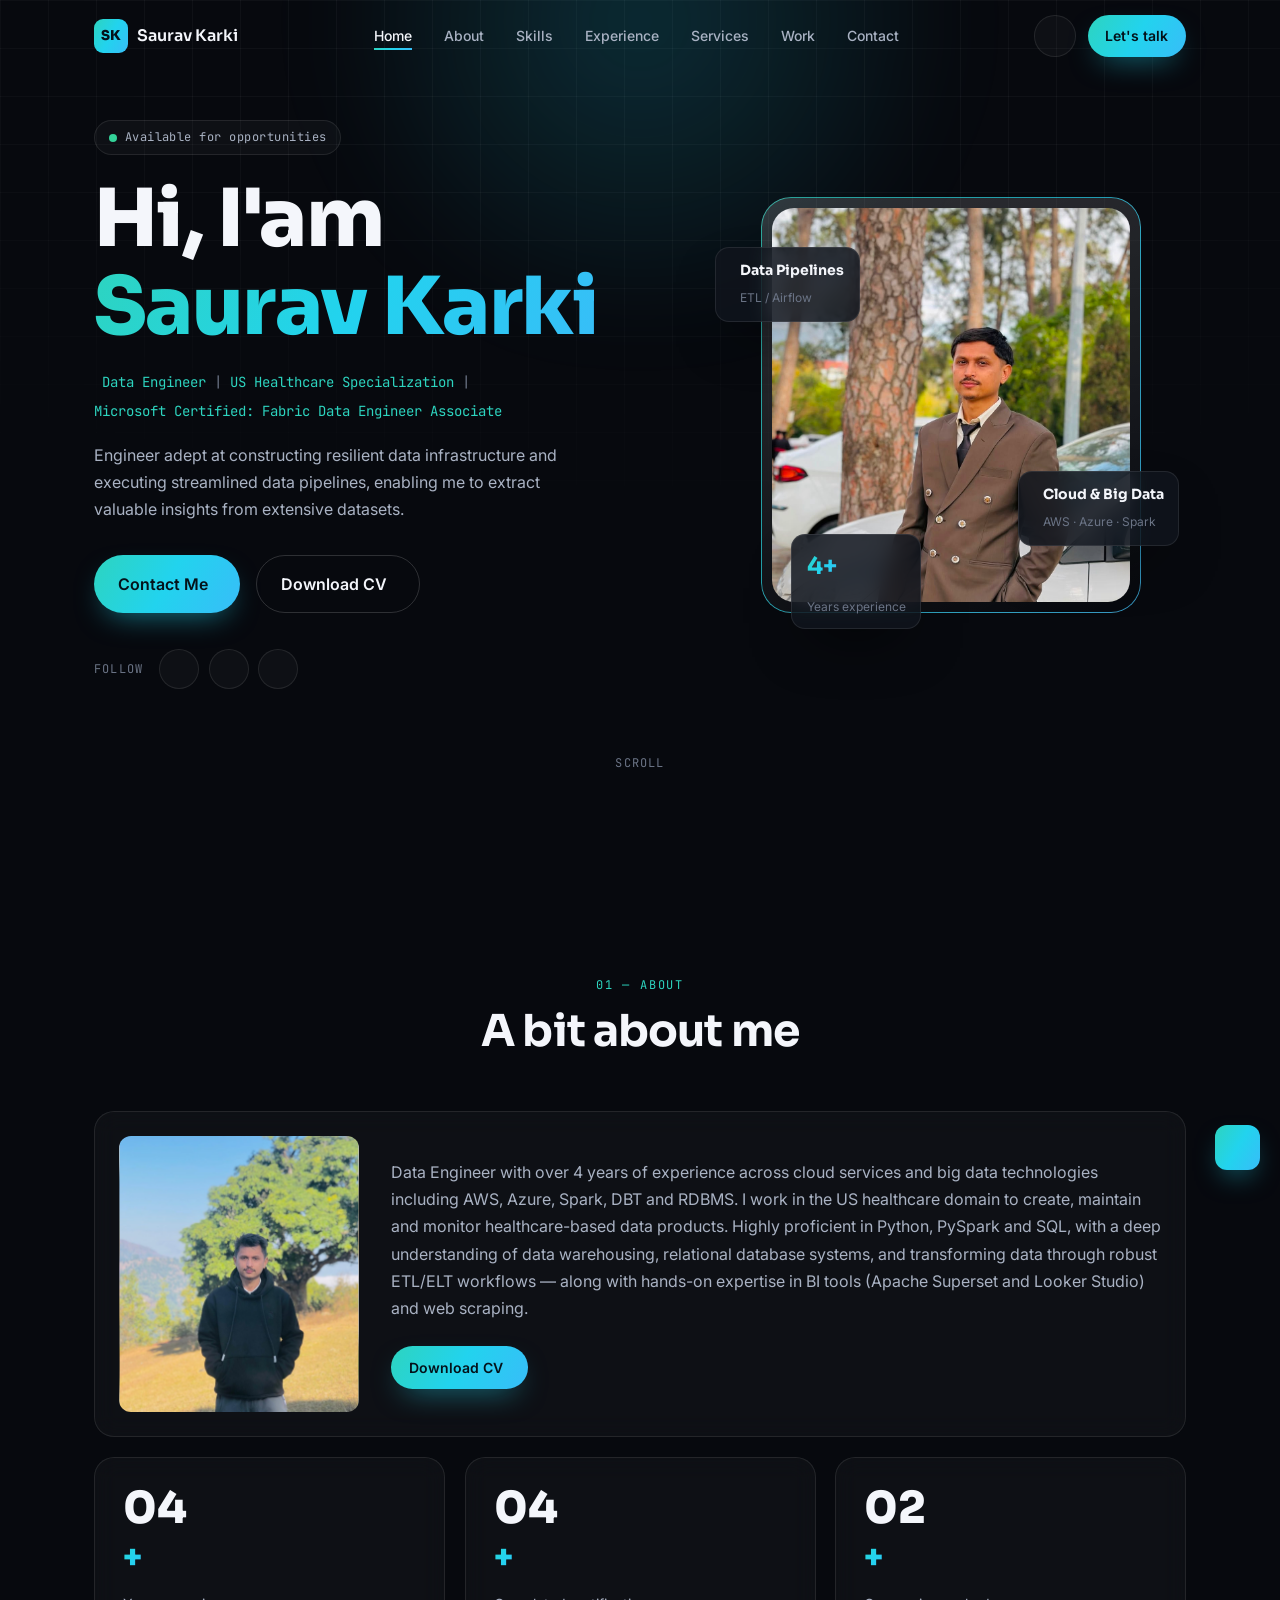
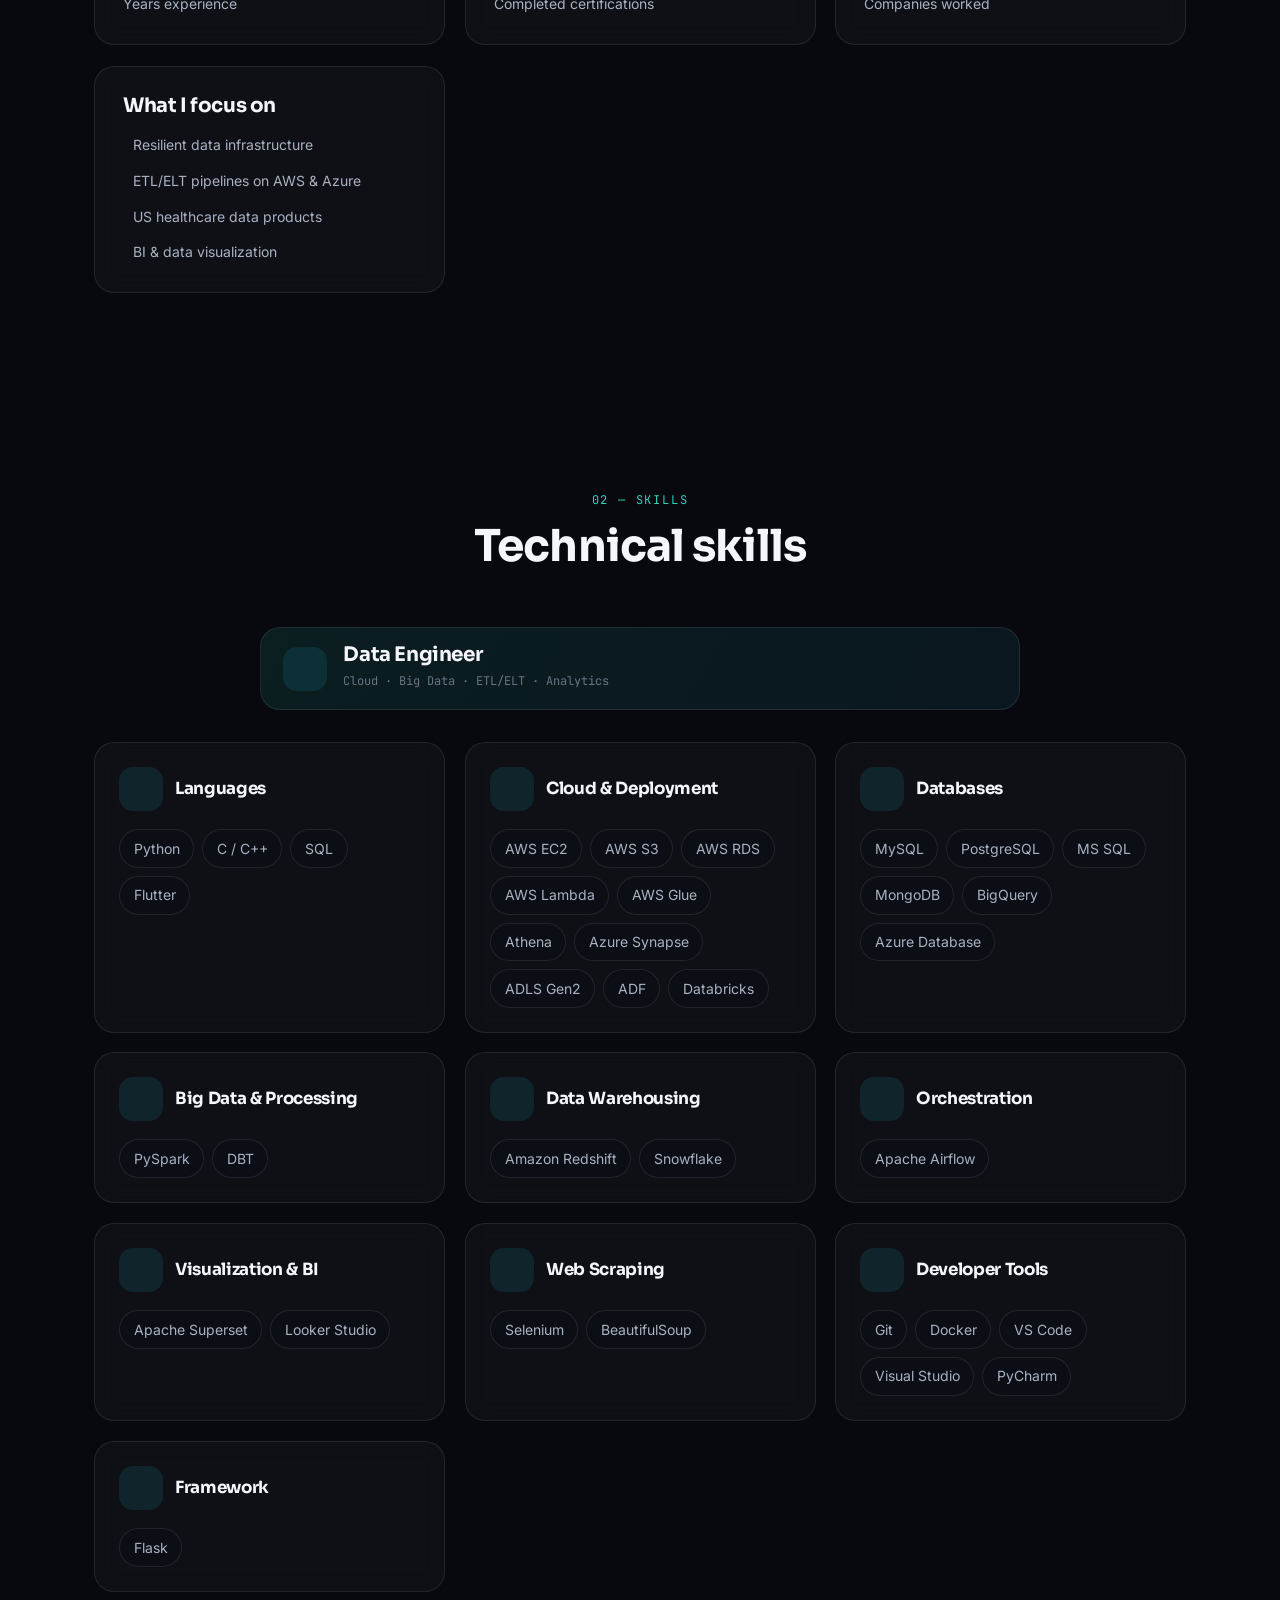
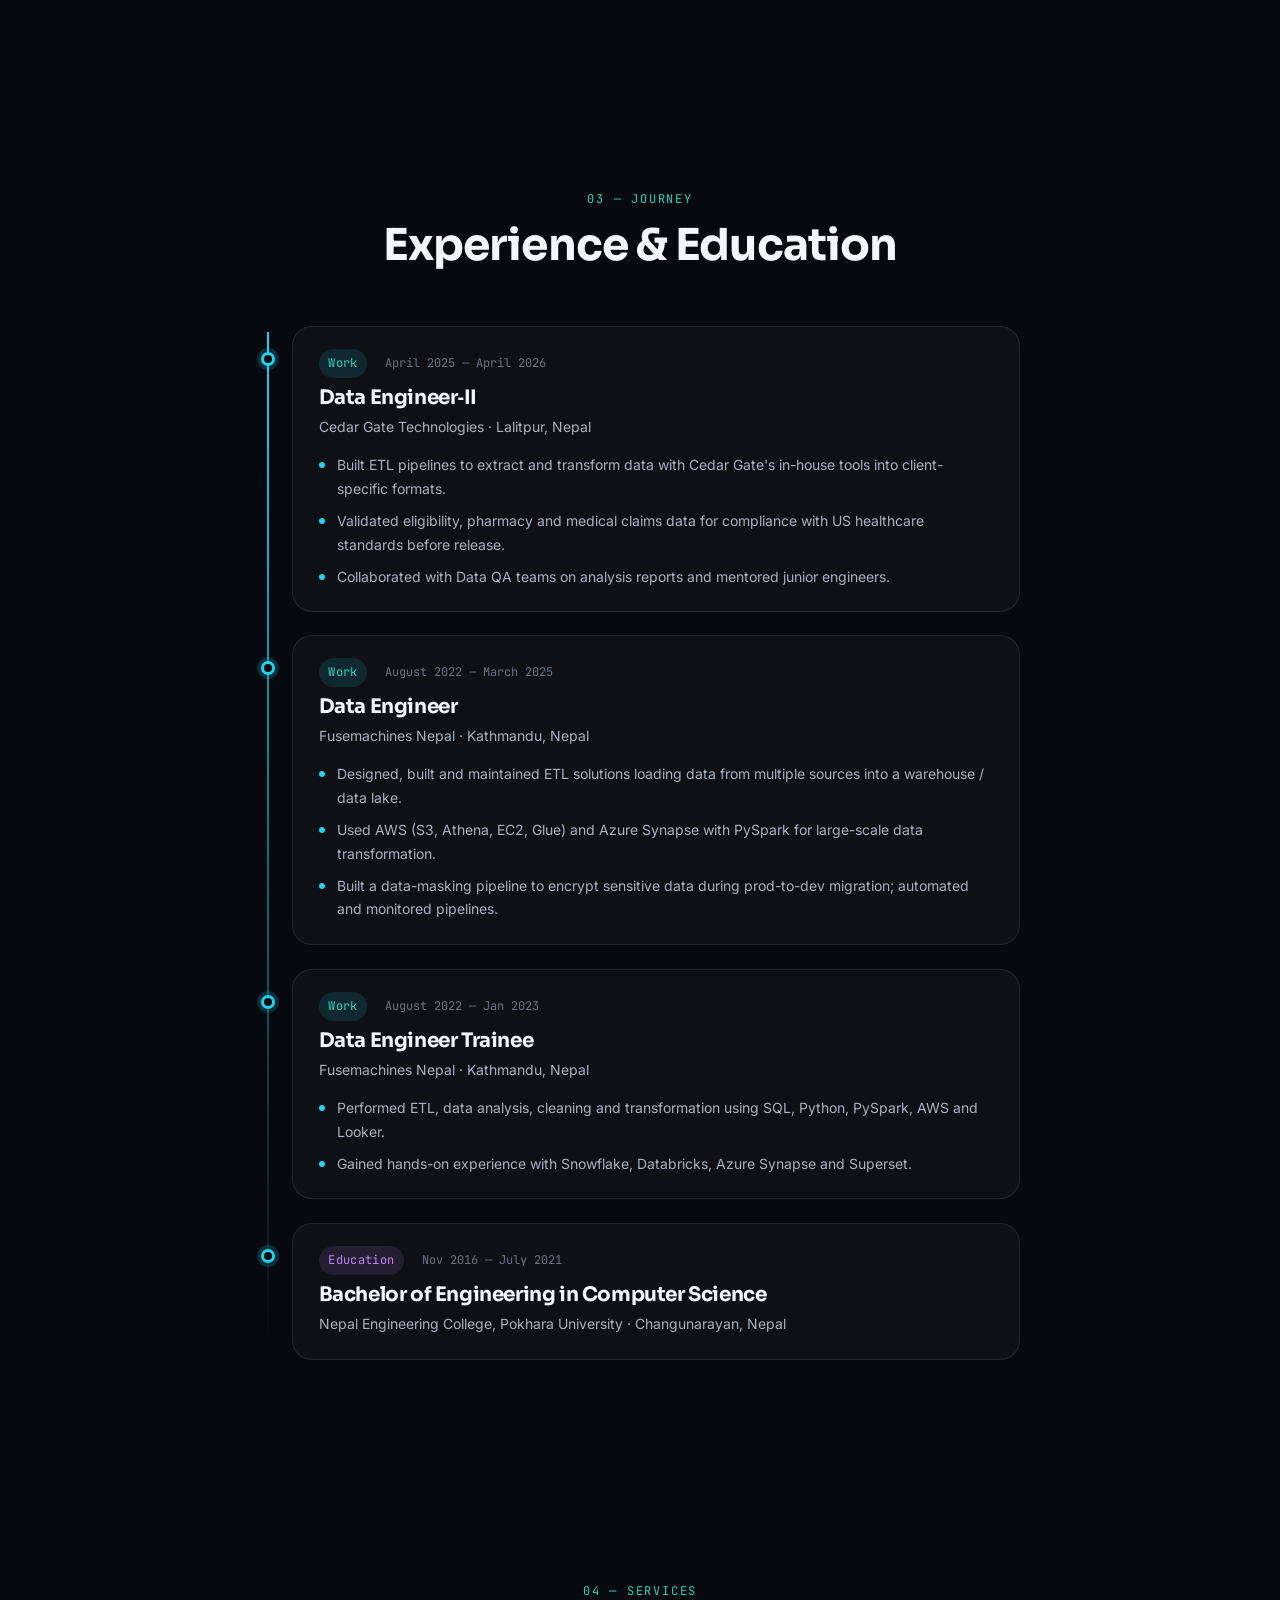
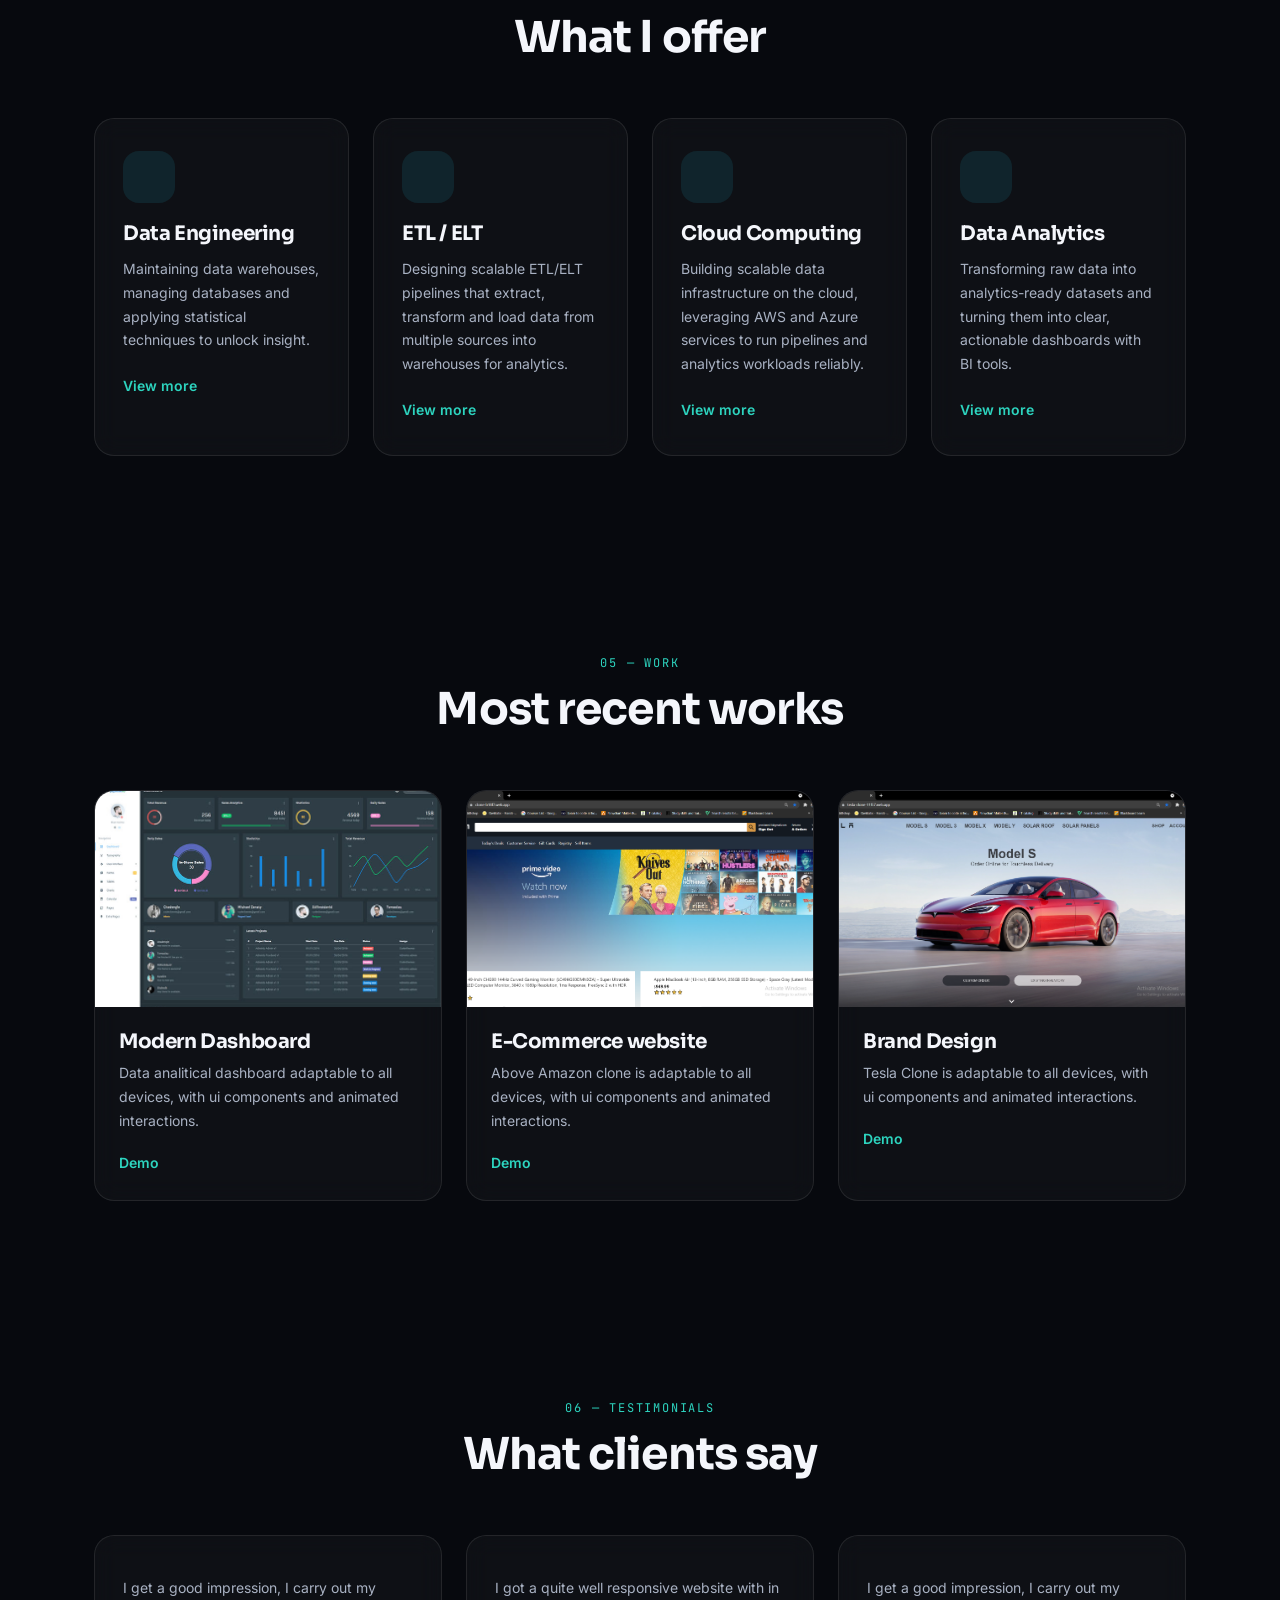
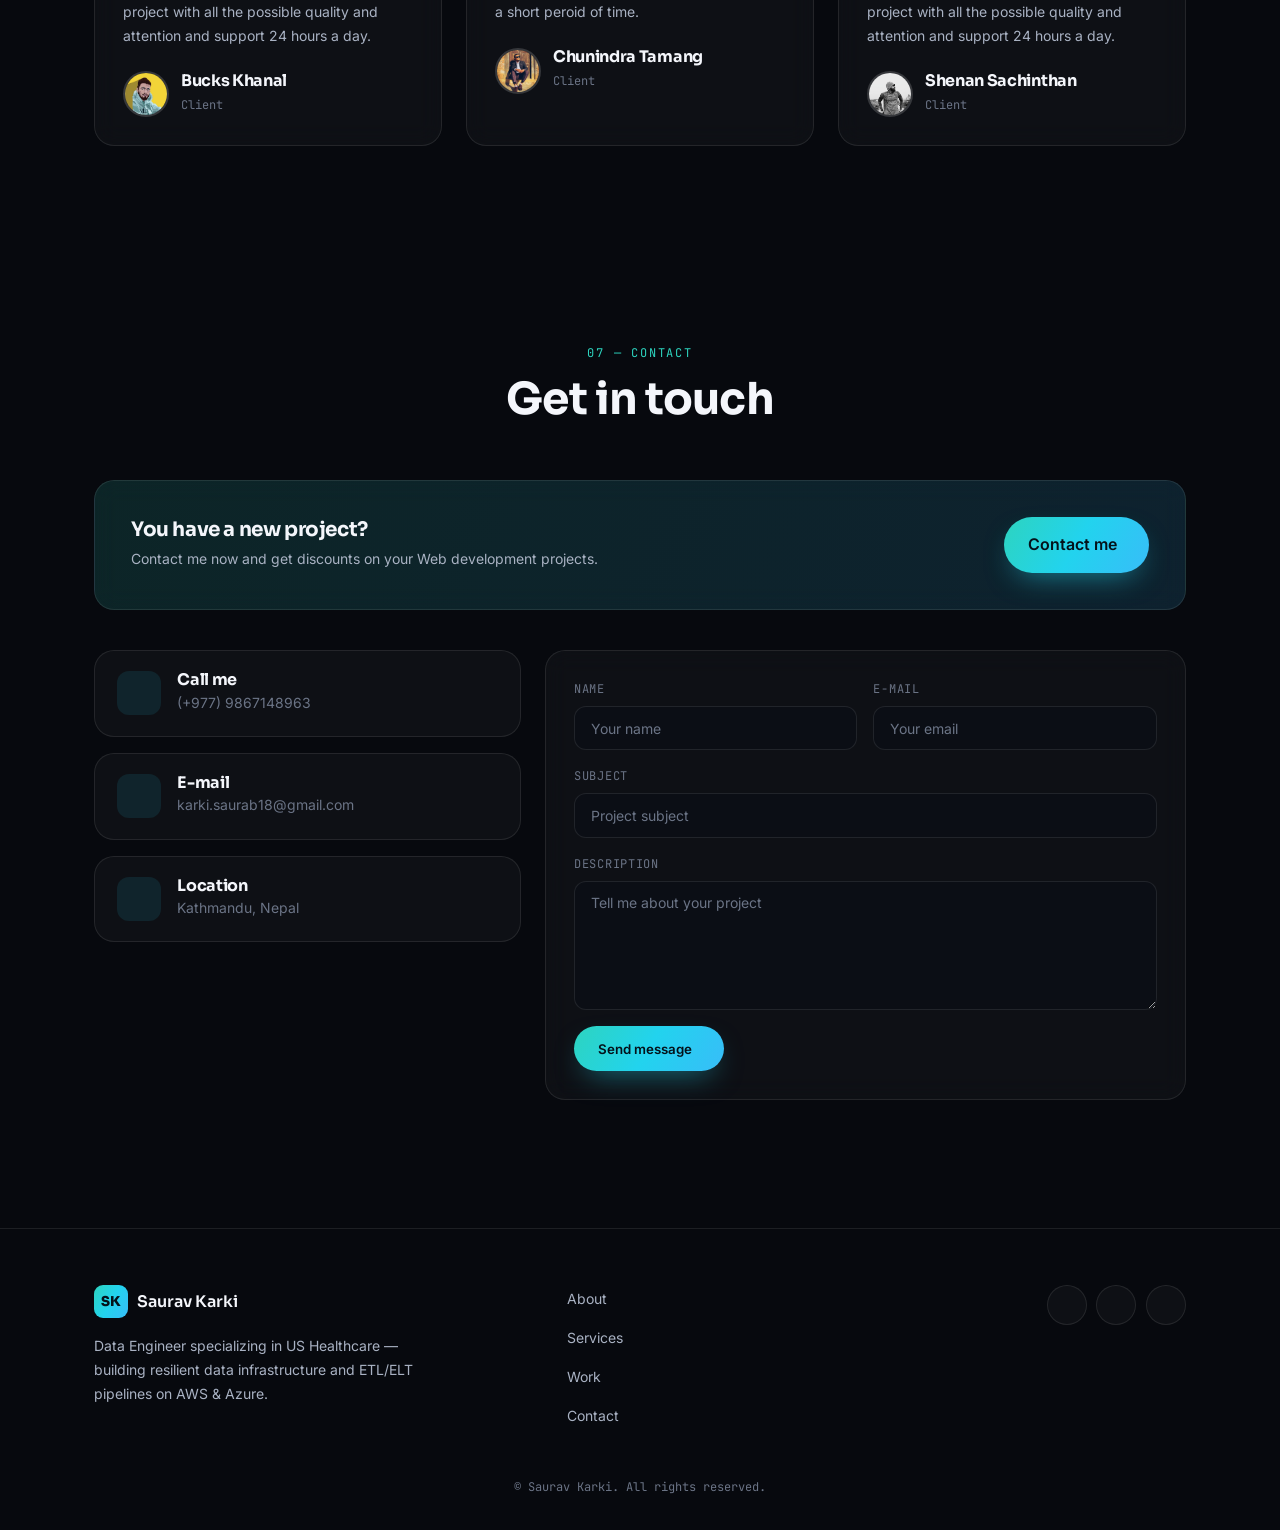
<file: index.html>
<!DOCTYPE html>
<html lang="en">

<head>
    <meta charset="UTF-8">
    <meta name="viewport" content="width=device-width, initial-scale=1.0">
    <meta name="description"
        content="Saurav Karki — Data Engineer with US Healthcare specialization. Building resilient data infrastructure and ETL/ELT pipelines on AWS & Azure. Microsoft Certified: Fabric Data Engineer Associate.">

    <!--==================== UNICONS ====================-->
    <link rel="stylesheet" href="https://unicons.iconscout.com/release/v4.0.0/css/line.css">

    <!--==================== CSS ====================-->
    <link rel="stylesheet" href="./packages/css/styles.css">

    <title>Saurav Karki — Data Engineer</title>

    <!-- Google tag (gtag.js) -->
    <script async src="https://www.googletagmanager.com/gtag/js?id=G-QNDTENTMPR"></script>
    <script>
        window.dataLayer = window.dataLayer || [];
        function gtag() { dataLayer.push(arguments); }
        gtag('js', new Date());
        gtag('config', 'G-QNDTENTMPR');
    </script>
</head>

<body class="dark-theme">
    <!-- Decorative background -->
    <div class="bg-grid" aria-hidden="true"></div>
    <div class="bg-glow" aria-hidden="true"></div>

    <!--==================== HEADER ====================-->
    <header class="header" id="header">
        <nav class="nav container">
            <a href="#home" class="nav__logo">
                <span class="nav__logo-mark">SK</span>
                <span class="nav__logo-text">Saurav Karki</span>
            </a>

            <ul class="nav__list">
                <li><a href="#home" class="nav__link active-link">Home</a></li>
                <li><a href="#about" class="nav__link">About</a></li>
                <li><a href="#skills" class="nav__link">Skills</a></li>
                <li><a href="#experience" class="nav__link">Experience</a></li>
                <li><a href="#services" class="nav__link">Services</a></li>
                <li><a href="#portfolio" class="nav__link">Work</a></li>
                <li><a href="#contact" class="nav__link">Contact</a></li>
            </ul>

            <div class="nav__actions">
                <button class="icon-btn change-theme" id="theme-button" aria-label="Toggle theme">
                    <i class="uil uil-moon"></i>
                </button>
                <a href="#contact" class="button button--sm nav__cta">Let's talk</a>
                <button class="icon-btn nav__toggle" id="nav-toggle" aria-label="Open menu">
                    <i class="uil uil-bars"></i>
                </button>
            </div>
        </nav>
    </header>

    <!--==================== MOBILE MENU ====================-->
    <div class="mobile-menu" id="mobile-menu">
        <button class="icon-btn mobile-menu__close" id="nav-close" aria-label="Close menu">
            <i class="uil uil-times"></i>
        </button>
        <ul class="mobile-menu__list">
            <li><a href="#home" class="mobile-menu__link">Home</a></li>
            <li><a href="#about" class="mobile-menu__link">About</a></li>
            <li><a href="#skills" class="mobile-menu__link">Skills</a></li>
            <li><a href="#experience" class="mobile-menu__link">Experience</a></li>
            <li><a href="#services" class="mobile-menu__link">Services</a></li>
            <li><a href="#portfolio" class="mobile-menu__link">Work</a></li>
            <li><a href="#contact" class="mobile-menu__link">Contact</a></li>
        </ul>
        <div class="mobile-menu__socials">
            <a href="https://www.linkedin.com/in/saurav-karki-3091601b2/" target="_blank" aria-label="LinkedIn"><i class="uil uil-linkedin-alt"></i></a>
            <a href="https://twitter.com/JungSouwrob" target="_blank" aria-label="Twitter"><i class="uil uil-twitter-alt"></i></a>
            <a href="https://www.github.com/saurab86/" target="_blank" aria-label="GitHub"><i class="uil uil-github-alt"></i></a>
        </div>
    </div>

    <main class="main">
        <!--==================== HERO ====================-->
        <section class="hero section" id="home">
            <div class="hero__container container">
                <div class="hero__data reveal">
                    <span class="badge">
                        <span class="badge__dot"></span> Available for opportunities
                    </span>
                    <h1 class="hero__title">
                        Hi, I'am <span class="grad-text">Saurav Karki</span>
                    </h1>
                    <p class="hero__role">
                        <i class="uil uil-arrow-right"></i> Data Engineer <span class="hero__role-sep">|</span> US Healthcare Specialization <span class="hero__role-sep">|</span> Microsoft Certified: Fabric Data Engineer Associate
                    </p>
                    <p class="hero__description">
                        Engineer adept at constructing resilient data infrastructure and executing streamlined data
                        pipelines, enabling me to extract valuable insights from extensive datasets.
                    </p>
                    <div class="hero__actions">
                        <a href="#contact" class="button">
                            Contact Me <i class="uil uil-message button__icon"></i>
                        </a>
                        <a download href="packages/pdf/Saurav_Karki_CV.pdf" class="button button--ghost">
                            Download CV <i class="uil uil-download-alt button__icon"></i>
                        </a>
                    </div>
                    <div class="hero__socials">
                        <span class="hero__socials-label">Follow</span>
                        <a href="https://www.linkedin.com/in/saurav-karki-3091601b2/" target="_blank" class="social-icon" aria-label="LinkedIn"><i class="uil uil-linkedin-alt"></i></a>
                        <a href="https://twitter.com/JungSouwrob" target="_blank" class="social-icon" aria-label="Twitter"><i class="uil uil-twitter-alt"></i></a>
                        <a href="https://www.github.com/saurab86/" target="_blank" class="social-icon" aria-label="GitHub"><i class="uil uil-github-alt"></i></a>
                    </div>
                </div>

                <div class="hero__visual reveal">
                    <div class="hero__portrait">
                        <img src="packages/images/Display_picture.jpg" alt="Saurav Karki">
                    </div>
                    <div class="hero__chip hero__chip--1">
                        <i class="uil uil-database"></i>
                        <div>
                            <strong>Data Pipelines</strong>
                            <span>ETL / Airflow</span>
                        </div>
                    </div>
                    <div class="hero__chip hero__chip--2">
                        <i class="uil uil-cloud"></i>
                        <div>
                            <strong>Cloud & Big Data</strong>
                            <span>AWS · Azure · Spark</span>
                        </div>
                    </div>
                    <div class="hero__chip hero__chip--3">
                        <strong>4+</strong>
                        <span>Years experience</span>
                    </div>
                </div>
            </div>

            <a href="#about" class="hero__scroll">
                <span>Scroll</span>
                <i class="uil uil-mouse-alt"></i>
            </a>
        </section>

        <!--==================== ABOUT ====================-->
        <section class="about section" id="about">
            <div class="container">
                <header class="section__head reveal">
                    <span class="eyebrow">01 — About</span>
                    <h2 class="section__title">A bit about me</h2>
                </header>

                <div class="about__bento">
                    <article class="card about__intro reveal">
                        <img src="packages/images/pp1.png" alt="Saurav Karki" class="about__photo">
                        <div>
                            <p class="about__description">
                                Data Engineer with over 4 years of experience across cloud services and big data
                                technologies including AWS, Azure, Spark, DBT and RDBMS. I work in the US healthcare domain to
                                create, maintain and monitor healthcare-based data products. Highly proficient in Python, PySpark and SQL, with a deep understanding of data warehousing, relational
                                database systems, and transforming data through robust ETL/ELT workflows — along with
                                hands-on expertise in BI tools (Apache Superset and Looker Studio) and web scraping.
                            </p>
                            <a download href="packages/pdf/Saurav_Karki_CV.pdf" class="button button--sm">
                                Download CV <i class="uil uil-download-alt button__icon"></i>
                            </a>
                        </div>
                    </article>

                    <article class="card stat-card reveal">
                        <span class="stat-card__num" data-count="4">0</span>
                        <span class="stat-card__plus">+</span>
                        <span class="stat-card__label">Years experience</span>
                    </article>

                    <article class="card stat-card reveal">
                        <span class="stat-card__num" data-count="4">0</span>
                        <span class="stat-card__plus">+</span>
                        <span class="stat-card__label">Completed certifications</span>
                    </article>

                    <article class="card stat-card reveal">
                        <span class="stat-card__num" data-count="2">0</span>
                        <span class="stat-card__plus">+</span>
                        <span class="stat-card__label">Companies worked</span>
                    </article>

                    <article class="card about__focus reveal">
                        <h3>What I focus on</h3>
                        <ul>
                            <li><i class="uil uil-check-circle"></i> Resilient data infrastructure</li>
                            <li><i class="uil uil-check-circle"></i> ETL/ELT pipelines on AWS &amp; Azure</li>
                            <li><i class="uil uil-check-circle"></i> US healthcare data products</li>
                            <li><i class="uil uil-check-circle"></i> BI &amp; data visualization</li>
                        </ul>
                    </article>
                </div>
            </div>
        </section>

        <!--==================== SKILLS ====================-->
        <section class="skills section" id="skills">
            <div class="container">
                <header class="section__head reveal">
                    <span class="eyebrow">02 — Skills</span>
                    <h2 class="section__title">Technical skills</h2>
                </header>

                <div class="skills__lead reveal">
                    <span class="skill-cat__icon"><i class="uil uil-analytics"></i></span>
                    <div>
                        <h3 class="skills__lead-title">Data Engineer</h3>
                        <span class="skills__lead-meta">Cloud · Big Data · ETL/ELT · Analytics</span>
                    </div>
                </div>

                <div class="skills__cats">
                    <article class="card skill-cat reveal">
                        <div class="skill-cat__head"><span class="skill-cat__icon"><i class="uil uil-brackets-curly"></i></span><h3 class="skill-cat__title">Languages</h3></div>
                        <ul class="chips"><li>Python</li><li>C / C++</li><li>SQL</li><li>Flutter</li></ul>
                    </article>

                    <article class="card skill-cat reveal">
                        <div class="skill-cat__head"><span class="skill-cat__icon"><i class="uil uil-cloud"></i></span><h3 class="skill-cat__title">Cloud &amp; Deployment</h3></div>
                        <ul class="chips"><li>AWS EC2</li><li>AWS S3</li><li>AWS RDS</li><li>AWS Lambda</li><li>AWS Glue</li><li>Athena</li><li>Azure Synapse</li><li>ADLS Gen2</li><li>ADF</li><li>Databricks</li></ul>
                    </article>

                    <article class="card skill-cat reveal">
                        <div class="skill-cat__head"><span class="skill-cat__icon"><i class="uil uil-database"></i></span><h3 class="skill-cat__title">Databases</h3></div>
                        <ul class="chips"><li>MySQL</li><li>PostgreSQL</li><li>MS SQL</li><li>MongoDB</li><li>BigQuery</li><li>Azure Database</li></ul>
                    </article>

                    <article class="card skill-cat reveal">
                        <div class="skill-cat__head"><span class="skill-cat__icon"><i class="uil uil-bolt-alt"></i></span><h3 class="skill-cat__title">Big Data &amp; Processing</h3></div>
                        <ul class="chips"><li>PySpark</li><li>DBT</li></ul>
                    </article>

                    <article class="card skill-cat reveal">
                        <div class="skill-cat__head"><span class="skill-cat__icon"><i class="uil uil-archive"></i></span><h3 class="skill-cat__title">Data Warehousing</h3></div>
                        <ul class="chips"><li>Amazon Redshift</li><li>Snowflake</li></ul>
                    </article>

                    <article class="card skill-cat reveal">
                        <div class="skill-cat__head"><span class="skill-cat__icon"><i class="uil uil-sitemap"></i></span><h3 class="skill-cat__title">Orchestration</h3></div>
                        <ul class="chips"><li>Apache Airflow</li></ul>
                    </article>

                    <article class="card skill-cat reveal">
                        <div class="skill-cat__head"><span class="skill-cat__icon"><i class="uil uil-chart-line"></i></span><h3 class="skill-cat__title">Visualization &amp; BI</h3></div>
                        <ul class="chips"><li>Apache Superset</li><li>Looker Studio</li></ul>
                    </article>

                    <article class="card skill-cat reveal">
                        <div class="skill-cat__head"><span class="skill-cat__icon"><i class="uil uil-search"></i></span><h3 class="skill-cat__title">Web Scraping</h3></div>
                        <ul class="chips"><li>Selenium</li><li>BeautifulSoup</li></ul>
                    </article>

                    <article class="card skill-cat reveal">
                        <div class="skill-cat__head"><span class="skill-cat__icon"><i class="uil uil-wrench"></i></span><h3 class="skill-cat__title">Developer Tools</h3></div>
                        <ul class="chips"><li>Git</li><li>Docker</li><li>VS Code</li><li>Visual Studio</li><li>PyCharm</li></ul>
                    </article>

                    <article class="card skill-cat reveal">
                        <div class="skill-cat__head"><span class="skill-cat__icon"><i class="uil uil-layer-group"></i></span><h3 class="skill-cat__title">Framework</h3></div>
                        <ul class="chips"><li>Flask</li></ul>
                    </article>
                </div>
            </div>
        </section>

        <!--==================== EXPERIENCE / QUALIFICATION ====================-->
        <section class="experience section" id="experience">
            <div class="container">
                <header class="section__head reveal">
                    <span class="eyebrow">03 — Journey</span>
                    <h2 class="section__title">Experience & Education</h2>
                </header>

                <div class="timeline">
                    <div class="timeline__item reveal">
                        <span class="timeline__dot"></span>
                        <div class="card timeline__card">
                            <div class="timeline__meta">
                                <span class="tag tag--work">Work</span>
                                <span class="timeline__date"><i class="uil uil-calendar-alt"></i> April 2025 — April 2026</span>
                            </div>
                            <h3 class="timeline__title">Data Engineer&#8209;II</h3>
                            <span class="timeline__place">Cedar Gate Technologies · Lalitpur, Nepal</span>
                            <ul class="timeline__points">
                                <li>Built ETL pipelines to extract and transform data with Cedar Gate's in-house tools into client-specific formats.</li>
                                <li>Validated eligibility, pharmacy and medical claims data for compliance with US healthcare standards before release.</li>
                                <li>Collaborated with Data QA teams on analysis reports and mentored junior engineers.</li>
                            </ul>
                        </div>
                    </div>

                    <div class="timeline__item reveal">
                        <span class="timeline__dot"></span>
                        <div class="card timeline__card">
                            <div class="timeline__meta">
                                <span class="tag tag--work">Work</span>
                                <span class="timeline__date"><i class="uil uil-calendar-alt"></i> August 2022 — March 2025</span>
                            </div>
                            <h3 class="timeline__title">Data Engineer</h3>
                            <span class="timeline__place">Fusemachines Nepal · Kathmandu, Nepal</span>
                            <ul class="timeline__points">
                                <li>Designed, built and maintained ETL solutions loading data from multiple sources into a warehouse / data lake.</li>
                                <li>Used AWS (S3, Athena, EC2, Glue) and Azure Synapse with PySpark for large-scale data transformation.</li>
                                <li>Built a data-masking pipeline to encrypt sensitive data during prod-to-dev migration; automated and monitored pipelines.</li>
                            </ul>
                        </div>
                    </div>

                    <div class="timeline__item reveal">
                        <span class="timeline__dot"></span>
                        <div class="card timeline__card">
                            <div class="timeline__meta">
                                <span class="tag tag--work">Work</span>
                                <span class="timeline__date"><i class="uil uil-calendar-alt"></i> August 2022 — Jan 2023</span>
                            </div>
                            <h3 class="timeline__title">Data Engineer Trainee</h3>
                            <span class="timeline__place">Fusemachines Nepal · Kathmandu, Nepal</span>
                            <ul class="timeline__points">
                                <li>Performed ETL, data analysis, cleaning and transformation using SQL, Python, PySpark, AWS and Looker.</li>
                                <li>Gained hands-on experience with Snowflake, Databricks, Azure Synapse and Superset.</li>
                            </ul>
                        </div>
                    </div>

                    <div class="timeline__item reveal">
                        <span class="timeline__dot"></span>
                        <div class="card timeline__card">
                            <div class="timeline__meta">
                                <span class="tag tag--edu">Education</span>
                                <span class="timeline__date"><i class="uil uil-calendar-alt"></i> Nov 2016 — July 2021</span>
                            </div>
                            <h3 class="timeline__title">Bachelor of Engineering in Computer Science</h3>
                            <span class="timeline__place">Nepal Engineering College, Pokhara University · Changunarayan, Nepal</span>
                        </div>
                    </div>
                </div>
            </div>
        </section>

        <!--==================== SERVICES ====================-->
        <section class="services section" id="services">
            <div class="container">
                <header class="section__head reveal">
                    <span class="eyebrow">04 — Services</span>
                    <h2 class="section__title">What I offer</h2>
                </header>

                <div class="services__grid">
                    <!-- Service 1 -->
                    <article class="card service-card reveal">
                        <span class="service-card__icon"><i class="uil uil-analytics"></i></span>
                        <h3 class="service-card__title">Data Engineering</h3>
                        <p class="service-card__text">Maintaining data warehouses, managing databases and applying statistical techniques to unlock insight.</p>
                        <button class="link-btn services__button">
                            View more <i class="uil uil-arrow-right"></i>
                        </button>
                        <div class="services__modal">
                            <div class="services__modal-content card">
                                <button class="services__modal-close" aria-label="Close"><i class="uil uil-times"></i></button>
                                <h4 class="services__modal-title">Data Engineering</h4>
                                <ul class="services__modal-list">
                                    <li><i class="uil uil-check-circle"></i><p>Assiting both personal and commercial clients with financial questions and needs.</p></li>
                                    <li><i class="uil uil-check-circle"></i><p>Maintaing and extracting data from Data warehouse.</p></li>
                                    <li><i class="uil uil-check-circle"></i><p>Managing the Database systems</p></li>
                                    <li><i class="uil uil-check-circle"></i><p>Systematically applying statistical and logical techniques.</p></li>
                                </ul>
                            </div>
                        </div>
                    </article>

                    <!-- Service 2 -->
                    <article class="card service-card reveal">
                        <span class="service-card__icon"><i class="uil uil-exchange"></i></span>
                        <h3 class="service-card__title">ETL / ELT</h3>
                        <p class="service-card__text">Designing scalable ETL/ELT pipelines that extract, transform and load data from multiple sources into warehouses for analytics.</p>
                        <button class="link-btn services__button">
                            View more <i class="uil uil-arrow-right"></i>
                        </button>
                        <div class="services__modal">
                            <div class="services__modal-content card">
                                <button class="services__modal-close" aria-label="Close"><i class="uil uil-times"></i></button>
                                <h4 class="services__modal-title">ETL / ELT Pipelines</h4>
                                <ul class="services__modal-list">
                                    <li><i class="uil uil-check-circle"></i><p>Extracting data from diverse sources — APIs, databases and files — into a central store.</p></li>
                                    <li><i class="uil uil-check-circle"></i><p>Transforming and cleaning data with PySpark and SQL into analytics-ready datasets.</p></li>
                                    <li><i class="uil uil-check-circle"></i><p>Loading data into warehouses and lakes following medallion architecture.</p></li>
                                    <li><i class="uil uil-check-circle"></i><p>Orchestrating and automating pipelines with Airflow for reliable, scheduled runs.</p></li>
                                </ul>
                            </div>
                        </div>
                    </article>

                    <!-- Service: Cloud Computing -->
                    <article class="card service-card reveal">
                        <span class="service-card__icon"><i class="uil uil-cloud"></i></span>
                        <h3 class="service-card__title">Cloud Computing</h3>
                        <p class="service-card__text">Building scalable data infrastructure on the cloud, leveraging AWS and Azure services to run pipelines and analytics workloads reliably.</p>
                        <button class="link-btn services__button">
                            View more <i class="uil uil-arrow-right"></i>
                        </button>
                        <div class="services__modal">
                            <div class="services__modal-content card">
                                <button class="services__modal-close" aria-label="Close"><i class="uil uil-times"></i></button>
                                <h4 class="services__modal-title">Cloud Computing</h4>
                                <ul class="services__modal-list">
                                    <li><i class="uil uil-check-circle"></i><p>Deploying pipelines and workloads on AWS (EC2, S3, Glue, Athena, Lambda) and Azure (Synapse, ADF, ADLS Gen2).</p></li>
                                    <li><i class="uil uil-check-circle"></i><p>Building scalable, cost-efficient storage and compute for large datasets.</p></li>
                                    <li><i class="uil uil-check-circle"></i><p>Integrating cloud tools (Airflow, Airbyte, Superset) into a unified data platform.</p></li>
                                    <li><i class="uil uil-check-circle"></i><p>Migrating and troubleshooting environments from development to production.</p></li>
                                </ul>
                            </div>
                        </div>
                    </article>

                    <!-- Service 3 -->
                    <article class="card service-card reveal">
                        <span class="service-card__icon"><i class="uil uil-chart-line"></i></span>
                        <h3 class="service-card__title">Data Analytics</h3>
                        <p class="service-card__text">Transforming raw data into analytics-ready datasets and turning them into clear, actionable dashboards with BI tools.</p>
                        <button class="link-btn services__button">
                            View more <i class="uil uil-arrow-right"></i>
                        </button>
                        <div class="services__modal">
                            <div class="services__modal-content card">
                                <button class="services__modal-close" aria-label="Close"><i class="uil uil-times"></i></button>
                                <h4 class="services__modal-title">Data Analytics</h4>
                                <ul class="services__modal-list">
                                    <li><i class="uil uil-check-circle"></i><p>Cleaning, transforming and modeling raw data into analytics-ready datasets.</p></li>
                                    <li><i class="uil uil-check-circle"></i><p>Building business metrics with SQL to drive actionable insight.</p></li>
                                    <li><i class="uil uil-check-circle"></i><p>Designing interactive dashboards and reports using BI tools (Apache Superset &amp; Looker Studio).</p></li>
                                    <li><i class="uil uil-check-circle"></i><p>Visualizing trends and KPIs to support data-driven decisions.</p></li>
                                </ul>
                            </div>
                        </div>
                    </article>
                </div>
            </div>
        </section>

        <!--==================== WORK / PORTFOLIO ====================-->
        <section class="portfolio section" id="portfolio">
            <div class="container">
                <header class="section__head reveal">
                    <span class="eyebrow">05 — Work</span>
                    <h2 class="section__title">Most recent works</h2>
                </header>

                <div class="portfolio__grid">
                    <article class="card project-card reveal">
                        <div class="project-card__media">
                            <img src="./packages/images/portfolio1.jpg" alt="Modern Dashboard">
                        </div>
                        <div class="project-card__body">
                            <h3 class="project-card__title">Modern Dashboard</h3>
                            <p class="project-card__text">Data analitical dashboard adaptable to all devices, with ui components and animated interactions.</p>
                            <a href="#" class="link-btn">Demo <i class="uil uil-arrow-right"></i></a>
                        </div>
                    </article>

                    <article class="card project-card reveal">
                        <div class="project-card__media">
                            <img src="./packages/images/portfolio3.PNG" alt="E-Commerce website">
                        </div>
                        <div class="project-card__body">
                            <h3 class="project-card__title">E-Commerce website</h3>
                            <p class="project-card__text">Above Amazon clone is adaptable to all devices, with ui components and animated interactions.</p>
                            <a href="#" class="link-btn">Demo <i class="uil uil-arrow-right"></i></a>
                        </div>
                    </article>

                    <article class="card project-card reveal">
                        <div class="project-card__media">
                            <img src="./packages/images/portfolio2.png" alt="Brand Design">
                        </div>
                        <div class="project-card__body">
                            <h3 class="project-card__title">Brand Design</h3>
                            <p class="project-card__text">Tesla Clone is adaptable to all devices, with ui components and animated interactions.</p>
                            <a href="#" class="link-btn">Demo <i class="uil uil-arrow-right"></i></a>
                        </div>
                    </article>
                </div>
            </div>
        </section>

        <!--==================== TESTIMONIALS ====================-->
        <section class="testimonial section">
            <div class="container">
                <header class="section__head reveal">
                    <span class="eyebrow">06 — Testimonials</span>
                    <h2 class="section__title">What clients say</h2>
                </header>

                <div class="testimonial__grid">
                    <article class="card quote-card reveal">
                        <i class="uil uil-comment-alt-lines quote-card__mark"></i>
                        <p class="quote-card__text">I get a good impression, I carry out my project with all the possible quality and attention and support 24 hours a day.</p>
                        <div class="quote-card__foot">
                            <img src="./packages/images/bucks.jpeg" alt="Bucks Khanal" class="quote-card__img">
                            <div>
                                <h3 class="quote-card__name">Bucks Khanal</h3>
                                <span class="quote-card__role">Client</span>
                            </div>
                            <div class="quote-card__stars">
                                <i class="uil uil-star"></i><i class="uil uil-star"></i><i class="uil uil-star"></i><i class="uil uil-star"></i><i class="uil uil-star"></i>
                            </div>
                        </div>
                    </article>

                    <article class="card quote-card reveal">
                        <i class="uil uil-comment-alt-lines quote-card__mark"></i>
                        <p class="quote-card__text">I got a quite well responsive website with in a short peroid of time.</p>
                        <div class="quote-card__foot">
                            <img src="./packages/images/chunindra.jpg" alt="Chunindra Tamang" class="quote-card__img">
                            <div>
                                <h3 class="quote-card__name">Chunindra Tamang</h3>
                                <span class="quote-card__role">Client</span>
                            </div>
                            <div class="quote-card__stars">
                                <i class="uil uil-star"></i><i class="uil uil-star"></i><i class="uil uil-star"></i><i class="uil uil-star"></i><i class="uil uil-star"></i>
                            </div>
                        </div>
                    </article>

                    <article class="card quote-card reveal">
                        <i class="uil uil-comment-alt-lines quote-card__mark"></i>
                        <p class="quote-card__text">I get a good impression, I carry out my project with all the possible quality and attention and support 24 hours a day.</p>
                        <div class="quote-card__foot">
                            <img src="./packages/images/shenan.PNG" alt="Shenan Sachinthan" class="quote-card__img">
                            <div>
                                <h3 class="quote-card__name">Shenan Sachinthan</h3>
                                <span class="quote-card__role">Client</span>
                            </div>
                            <div class="quote-card__stars">
                                <i class="uil uil-star"></i><i class="uil uil-star"></i><i class="uil uil-star"></i><i class="uil uil-star"></i><i class="uil uil-star"></i>
                            </div>
                        </div>
                    </article>
                </div>
            </div>
        </section>

        <!--==================== CONTACT ====================-->
        <section class="contact section" id="contact">
            <div class="container">
                <header class="section__head reveal">
                    <span class="eyebrow">07 — Contact</span>
                    <h2 class="section__title">Get in touch</h2>
                </header>

                <div class="contact__cta card reveal">
                    <div>
                        <h3 class="contact__cta-title">You have a new project?</h3>
                        <p class="contact__cta-text">Contact me now and get discounts on your Web development projects.</p>
                    </div>
                    <a href="#contact" class="button">Contact me <i class="uil uil-message button__icon"></i></a>
                </div>

                <div class="contact__grid">
                    <div class="contact__info reveal">
                        <a href="tel:+9779867148963" class="card contact__item">
                            <span class="contact__item-icon"><i class="uil uil-phone-alt"></i></span>
                            <div>
                                <h3 class="contact__item-title">Call me</h3>
                                <span class="contact__item-sub">(+977) 9867148963</span>
                            </div>
                        </a>
                        <a href="mailto:karki.saurab18@gmail.com" class="card contact__item">
                            <span class="contact__item-icon"><i class="uil uil-envelope"></i></span>
                            <div>
                                <h3 class="contact__item-title">E-mail</h3>
                                <span class="contact__item-sub">karki.saurab18@gmail.com</span>
                            </div>
                        </a>
                        <div class="card contact__item">
                            <span class="contact__item-icon"><i class="uil uil-map-marker"></i></span>
                            <div>
                                <h3 class="contact__item-title">Location</h3>
                                <span class="contact__item-sub">Kathmandu, Nepal</span>
                            </div>
                        </div>
                    </div>

                    <form action="" class="card contact__form reveal">
                        <div class="contact__row">
                            <div class="field">
                                <label class="field__label">Name</label>
                                <input type="text" class="field__input" placeholder="Your name">
                            </div>
                            <div class="field">
                                <label class="field__label">E-mail</label>
                                <input type="email" class="field__input" placeholder="Your email">
                            </div>
                        </div>
                        <div class="field">
                            <label class="field__label">Subject</label>
                            <input type="text" class="field__input" placeholder="Project subject">
                        </div>
                        <div class="field">
                            <label class="field__label">Description</label>
                            <textarea cols="0" rows="6" class="field__input" placeholder="Tell me about your project"></textarea>
                        </div>
                        <button type="submit" class="button">
                            Send message <i class="uil uil-message button__icon"></i>
                        </button>
                    </form>
                </div>
            </div>
        </section>
    </main>

    <!--==================== FOOTER ====================-->
    <footer class="footer">
        <div class="container footer__container">
            <div class="footer__brand">
                <a href="#home" class="nav__logo">
                    <span class="nav__logo-mark">SK</span>
                    <span class="nav__logo-text">Saurav Karki</span>
                </a>
                <p class="footer__tagline">Data Engineer specializing in US Healthcare — building resilient data infrastructure and ETL/ELT pipelines on AWS &amp; Azure.</p>
            </div>

            <ul class="footer__links">
                <li><a href="#about" class="footer__link">About</a></li>
                <li><a href="#services" class="footer__link">Services</a></li>
                <li><a href="#portfolio" class="footer__link">Work</a></li>
                <li><a href="#contact" class="footer__link">Contact</a></li>
            </ul>

            <div class="footer__socials">
                <a href="https://www.facebook.com/sourav.karki.16/" target="_blank" class="social-icon" aria-label="Facebook"><i class="uil uil-facebook-f"></i></a>
                <a href="https://www.instagram.com/slimshady_souwrob/" target="_blank" class="social-icon" aria-label="Instagram"><i class="uil uil-instagram"></i></a>
                <a href="https://twitter.com/JungSouwrob" target="_blank" class="social-icon" aria-label="Twitter"><i class="uil uil-twitter-alt"></i></a>
            </div>
        </div>
        <p class="footer__copy">&#169; Saurav Karki. All rights reserved.</p>
    </footer>

    <!--==================== SCROLL UP ====================-->
    <a href="#home" class="scrollup" id="scroll-up" aria-label="Scroll to top">
        <i class="uil uil-arrow-up"></i>
    </a>

    <!--==================== MAIN JS ====================-->
    <script src="./packages/js/main.js"></script>
</body>

</html>
</file>
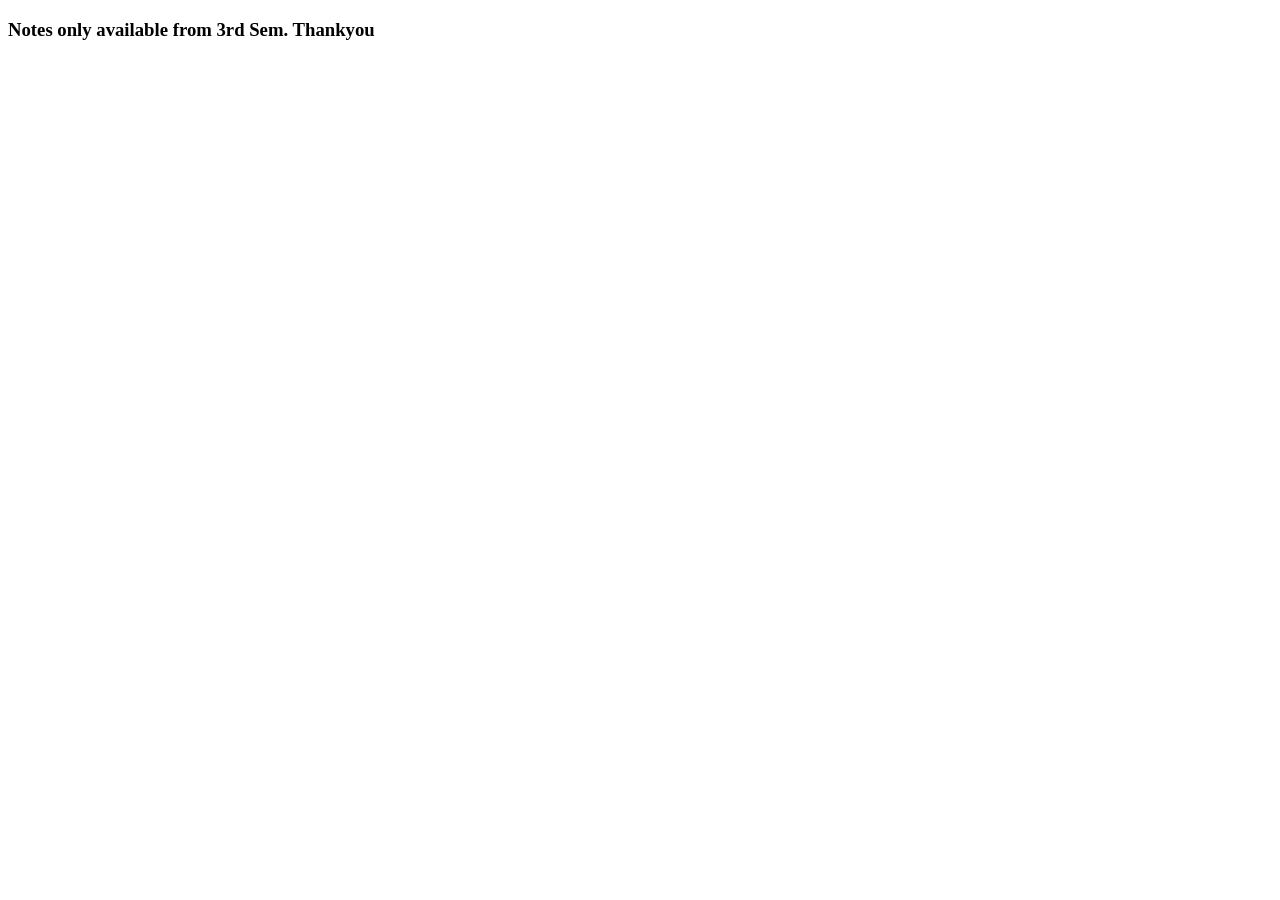
<file: msg.html>
<!DOCTYPE html>
<html lang="en">
<head>
    <meta charset="UTF-8">
    <meta http-equiv="X-UA-Compatible" content="IE=edge">
    <meta name="viewport" content="width=device-width, initial-scale=1.0">
    <title>No Data</title>
</head>
    <!-- Google tag (gtag.js) -->
<script async src="https://www.googletagmanager.com/gtag/js?id=G-QNDTENTMPR"></script>
<script>
  window.dataLayer = window.dataLayer || [];
  function gtag(){dataLayer.push(arguments);}
  gtag('js', new Date());

  gtag('config', 'G-QNDTENTMPR');
</script>
<body>
    <h3>Notes only available from 3rd Sem. Thankyou</h3>
</body>
</html>
</file>
<file: packages/css/styles.css>
/* ==================== FONTS ==================== */
@import url("https://fonts.googleapis.com/css2?family=Sora:wght@500;600;700;800&family=Inter:wght@400;500;600&family=JetBrains+Mono:wght@400;500&display=swap");

/* ==================== DESIGN TOKENS ==================== */
:root {
  --header-height: 4.5rem;

  /* Fonts */
  --font-display: "Sora", sans-serif;
  --font-body: "Inter", sans-serif;
  --font-mono: "JetBrains Mono", monospace;

  /* Accent (shared across themes) */
  --accent: #14b8a6;
  --accent-2: #22d3ee;
  --accent-3: #38bdf8;
  --gradient: linear-gradient(120deg, #2dd4bf 0%, #22d3ee 50%, #38bdf8 100%);

  /* Type scale */
  --fs-hero: clamp(2.5rem, 7vw, 5rem);
  --fs-h2: clamp(1.75rem, 4vw, 2.75rem);
  --fs-h3: 1.25rem;
  --fs-body: 1rem;
  --fs-sm: 0.875rem;
  --fs-xs: 0.75rem;

  --radius: 20px;
  --radius-sm: 12px;
  --maxw: 1140px;

  --z-fixed: 100;
  --z-modal: 1000;
}

/* Dark theme (default) */
body.dark-theme {
  --bg: #07090e;
  --bg-2: #0b0e15;
  --surface: rgba(255, 255, 255, 0.03);
  --surface-solid: #10141d;
  --border: rgba(255, 255, 255, 0.09);
  --border-strong: rgba(255, 255, 255, 0.16);
  --title: #f4f6fb;
  --text: #a9b2c3;
  --text-dim: #6b7486;
  --accent-text: #2dd4bf;
  --shadow: 0 24px 60px -24px rgba(0, 0, 0, 0.8);
  --grid-line: rgba(255, 255, 255, 0.035);
  --chip-bg: rgba(16, 20, 29, 0.85);
}

/* Light theme */
body:not(.dark-theme) {
  --bg: #f6f7f9;
  --bg-2: #eef0f4;
  --surface: #ffffff;
  --surface-solid: #ffffff;
  --border: rgba(15, 23, 42, 0.09);
  --border-strong: rgba(15, 23, 42, 0.16);
  --title: #0b1220;
  --text: #4b5563;
  --text-dim: #9aa3b2;
  --accent-text: #0d9488;
  --shadow: 0 24px 50px -28px rgba(15, 23, 42, 0.35);
  --grid-line: rgba(15, 23, 42, 0.04);
  --chip-bg: rgba(255, 255, 255, 0.9);
}

/* ==================== RESET ==================== */
* { margin: 0; padding: 0; box-sizing: border-box; }

html { scroll-behavior: smooth; }

body {
  font-family: var(--font-body);
  font-size: var(--fs-body);
  line-height: 1.7;
  color: var(--text);
  background-color: var(--bg);
  transition: background-color 0.4s, color 0.4s;
  overflow-x: hidden;
}

h1, h2, h3, h4 {
  font-family: var(--font-display);
  color: var(--title);
  line-height: 1.1;
  font-weight: 700;
  letter-spacing: -0.02em;
}

a { text-decoration: none; color: inherit; }
ul { list-style: none; }
img { max-width: 100%; display: block; }
button { font-family: inherit; cursor: pointer; border: none; background: none; color: inherit; }

/* ==================== BACKGROUND DECOR ==================== */
.bg-grid {
  position: fixed;
  inset: 0;
  z-index: -2;
  background-image:
    linear-gradient(var(--grid-line) 1px, transparent 1px),
    linear-gradient(90deg, var(--grid-line) 1px, transparent 1px);
  background-size: 48px 48px;
  mask-image: radial-gradient(ellipse 100% 60% at 50% 0%, #000 40%, transparent 100%);
  -webkit-mask-image: radial-gradient(ellipse 100% 60% at 50% 0%, #000 40%, transparent 100%);
}

.bg-glow {
  position: fixed;
  top: -280px;
  left: 50%;
  transform: translateX(-50%);
  width: 900px;
  height: 600px;
  z-index: -1;
  background: radial-gradient(circle at 50% 50%, rgba(34, 211, 238, 0.18), transparent 60%);
  filter: blur(40px);
  pointer-events: none;
}

/* ==================== LAYOUT ==================== */
.container {
  width: 100%;
  max-width: var(--maxw);
  margin: 0 auto;
  padding: 0 1.5rem;
}

.section { padding: 6rem 0; }

.section__head {
  text-align: center;
  margin-bottom: 3.5rem;
}

.eyebrow {
  display: inline-block;
  font-family: var(--font-mono);
  font-size: var(--fs-xs);
  letter-spacing: 0.15em;
  text-transform: uppercase;
  color: var(--accent-text);
  margin-bottom: 0.75rem;
}

.section__title { font-size: var(--fs-h2); }

.grad-text {
  background: var(--gradient);
  -webkit-background-clip: text;
  background-clip: text;
  -webkit-text-fill-color: transparent;
}

.card {
  background: var(--surface);
  border: 1px solid var(--border);
  border-radius: var(--radius);
  backdrop-filter: blur(12px);
  -webkit-backdrop-filter: blur(12px);
}

/* ==================== BUTTONS ==================== */
.button {
  display: inline-flex;
  align-items: center;
  gap: 0.5rem;
  background: var(--gradient);
  color: #04121a;
  font-weight: 600;
  padding: 0.9rem 1.5rem;
  border-radius: 999px;
  transition: transform 0.3s, box-shadow 0.3s, filter 0.3s;
  box-shadow: 0 12px 30px -12px rgba(34, 211, 238, 0.6);
}
.button:hover { transform: translateY(-3px); filter: brightness(1.05); box-shadow: 0 18px 36px -12px rgba(34, 211, 238, 0.7); }
.button__icon { font-size: 1.15rem; }
.button--sm { padding: 0.6rem 1.1rem; font-size: var(--fs-sm); }

.button--ghost {
  background: transparent;
  color: var(--title);
  border: 1px solid var(--border-strong);
  box-shadow: none;
}
.button--ghost:hover { border-color: var(--accent-text); color: var(--accent-text); }

.link-btn {
  display: inline-flex;
  align-items: center;
  gap: 0.4rem;
  color: var(--accent-text);
  font-weight: 600;
  font-size: var(--fs-sm);
  transition: gap 0.3s;
}
.link-btn:hover { gap: 0.7rem; }

.icon-btn {
  display: inline-flex;
  align-items: center;
  justify-content: center;
  width: 2.6rem;
  height: 2.6rem;
  border-radius: 50%;
  background: var(--surface);
  border: 1px solid var(--border);
  color: var(--title);
  font-size: 1.15rem;
  transition: 0.3s;
}
.icon-btn:hover { color: var(--accent-text); border-color: var(--accent-text); }

.social-icon {
  display: inline-flex;
  align-items: center;
  justify-content: center;
  width: 2.5rem;
  height: 2.5rem;
  border-radius: 50%;
  background: var(--surface);
  border: 1px solid var(--border);
  color: var(--title);
  font-size: 1.1rem;
  transition: 0.3s;
}
.social-icon:hover { transform: translateY(-3px); color: var(--accent-text); border-color: var(--accent-text); }

.badge {
  display: inline-flex;
  align-items: center;
  gap: 0.5rem;
  font-family: var(--font-mono);
  font-size: var(--fs-xs);
  letter-spacing: 0.04em;
  color: var(--text);
  background: var(--surface);
  border: 1px solid var(--border);
  padding: 0.4rem 0.85rem;
  border-radius: 999px;
}
.badge__dot {
  width: 8px; height: 8px; border-radius: 50%;
  background: #34d399;
  box-shadow: 0 0 0 0 rgba(52, 211, 153, 0.6);
  animation: pulse 2s infinite;
}
@keyframes pulse {
  0% { box-shadow: 0 0 0 0 rgba(52, 211, 153, 0.55); }
  70% { box-shadow: 0 0 0 8px rgba(52, 211, 153, 0); }
  100% { box-shadow: 0 0 0 0 rgba(52, 211, 153, 0); }
}

.tag {
  font-family: var(--font-mono);
  font-size: var(--fs-xs);
  padding: 0.25rem 0.6rem;
  border-radius: 999px;
  letter-spacing: 0.03em;
}
.tag--work { color: var(--accent-text); background: rgba(34, 211, 238, 0.12); }
.tag--edu { color: #c084fc; background: rgba(192, 132, 252, 0.12); }

/* ==================== HEADER / NAV ==================== */
.header {
  position: fixed;
  top: 0; left: 0;
  width: 100%;
  z-index: var(--z-fixed);
  transition: 0.4s;
}
.header.scrolled {
  background: color-mix(in srgb, var(--bg) 72%, transparent);
  backdrop-filter: saturate(160%) blur(16px);
  -webkit-backdrop-filter: saturate(160%) blur(16px);
  border-bottom: 1px solid var(--border);
}
.nav {
  height: var(--header-height);
  display: flex;
  align-items: center;
  justify-content: space-between;
}
.nav__logo { display: inline-flex; align-items: center; gap: 0.6rem; }
.nav__logo-mark {
  display: inline-flex;
  align-items: center;
  justify-content: center;
  width: 2.1rem; height: 2.1rem;
  border-radius: 9px;
  background: var(--gradient);
  color: #04121a;
  font-family: var(--font-display);
  font-weight: 800;
  font-size: 0.85rem;
}
.nav__logo-text { font-family: var(--font-display); font-weight: 600; color: var(--title); }

.nav__list { display: flex; gap: 2rem; }
.nav__link {
  position: relative;
  font-size: var(--fs-sm);
  font-weight: 500;
  color: var(--text);
  transition: color 0.3s;
}
.nav__link::after {
  content: "";
  position: absolute;
  left: 0; bottom: -6px;
  width: 0; height: 2px;
  background: var(--gradient);
  transition: width 0.3s;
}
.nav__link:hover, .nav__link.active-link { color: var(--title); }
.nav__link.active-link::after { width: 100%; }

.nav__actions { display: flex; align-items: center; gap: 0.75rem; }
.nav__toggle { display: none; }

/* Mobile menu overlay */
.mobile-menu {
  position: fixed;
  inset: 0;
  z-index: 1100;
  background: color-mix(in srgb, var(--bg) 96%, transparent);
  backdrop-filter: blur(18px);
  -webkit-backdrop-filter: blur(18px);
  display: flex;
  flex-direction: column;
  align-items: center;
  justify-content: center;
  gap: 2rem;
  opacity: 0;
  visibility: hidden;
  transition: 0.4s;
}
.mobile-menu.open { opacity: 1; visibility: visible; }
.mobile-menu__close { position: absolute; top: 1.4rem; right: 1.5rem; }
.mobile-menu__list { display: flex; flex-direction: column; align-items: center; gap: 1.25rem; }
.mobile-menu__link {
  font-family: var(--font-display);
  font-size: 1.6rem;
  font-weight: 600;
  color: var(--title);
  transition: color 0.3s;
}
.mobile-menu__link:hover { color: var(--accent-text); }
.mobile-menu__socials { display: flex; gap: 1rem; }

/* ==================== HERO ==================== */
.hero { padding-top: calc(var(--header-height) + 3rem); position: relative; }
.hero__container {
  display: grid;
  grid-template-columns: 1.1fr 0.9fr;
  align-items: center;
  gap: 3rem;
}
.hero__data { min-width: 0; }
.hero__data > * { max-width: 100%; }
.hero__title {
  font-size: var(--fs-hero);
  font-weight: 800;
  margin: 1.25rem 0 0.75rem;
  overflow-wrap: break-word;
}
.hero__role {
  display: inline-flex;
  align-items: center;
  flex-wrap: wrap;
  gap: 0.5rem;
  font-family: var(--font-mono);
  font-size: var(--fs-sm);
  color: var(--accent-text);
  margin-bottom: 1.25rem;
  line-height: 1.5;
}
.hero__role-sep { color: var(--text-dim); }
.hero__description { max-width: 30rem; margin-bottom: 2rem; }
.hero__actions { display: flex; flex-wrap: wrap; gap: 1rem; margin-bottom: 2.25rem; }
.hero__socials { display: flex; align-items: center; gap: 0.6rem; }
.hero__socials-label {
  font-family: var(--font-mono);
  font-size: var(--fs-xs);
  text-transform: uppercase;
  letter-spacing: 0.1em;
  color: var(--text-dim);
  margin-right: 0.4rem;
}

.hero__visual { position: relative; justify-self: center; width: min(100%, 380px); }
.hero__portrait {
  position: relative;
  border-radius: 30px;
  padding: 10px;
  background: linear-gradient(160deg, var(--border-strong), transparent);
  border: 1px solid var(--border);
}
.hero__portrait::before {
  content: "";
  position: absolute;
  inset: -1px;
  border-radius: 30px;
  padding: 1px;
  background: var(--gradient);
  -webkit-mask: linear-gradient(#fff 0 0) content-box, linear-gradient(#fff 0 0);
  -webkit-mask-composite: xor;
  mask-composite: exclude;
  opacity: 0.7;
}
.hero__portrait img {
  border-radius: 22px;
  width: 100%;
  aspect-ratio: 4 / 4.4;
  object-fit: cover;
  object-position: top center;
}
.hero__chip {
  position: absolute;
  display: flex;
  align-items: center;
  gap: 0.6rem;
  background: var(--chip-bg);
  border: 1px solid var(--border);
  border-radius: 14px;
  padding: 0.7rem 0.9rem;
  box-shadow: var(--shadow);
  backdrop-filter: blur(10px);
  -webkit-backdrop-filter: blur(10px);
  animation: float 5s ease-in-out infinite;
}
.hero__chip i { color: var(--accent-text); font-size: 1.4rem; }
.hero__chip strong { display: block; color: var(--title); font-size: var(--fs-sm); font-family: var(--font-display); }
.hero__chip span { font-size: var(--fs-xs); color: var(--text-dim); }
.hero__chip--1 { top: 12%; left: -12%; }
.hero__chip--2 { bottom: 16%; right: -10%; animation-delay: 1.2s; }
.hero__chip--3 { bottom: -4%; left: 8%; flex-direction: column; align-items: flex-start; animation-delay: 2s; }
.hero__chip--3 strong { font-size: 1.5rem; background: var(--gradient); -webkit-background-clip: text; background-clip: text; -webkit-text-fill-color: transparent; }
@keyframes float { 0%,100% { transform: translateY(0); } 50% { transform: translateY(-10px); } }

.hero__scroll {
  display: flex;
  flex-direction: column;
  align-items: center;
  gap: 0.25rem;
  width: max-content;
  margin: 4rem auto 0;
  font-family: var(--font-mono);
  font-size: var(--fs-xs);
  letter-spacing: 0.1em;
  text-transform: uppercase;
  color: var(--text-dim);
}
.hero__scroll i { font-size: 1.4rem; color: var(--accent-text); animation: bob 1.8s infinite; }
@keyframes bob { 0%,100% { transform: translateY(0); } 50% { transform: translateY(5px); } }

/* ==================== ABOUT (BENTO) ==================== */
.about__bento {
  display: grid;
  grid-template-columns: repeat(3, 1fr);
  gap: 1.25rem;
}
.about__intro {
  grid-column: span 3;
  display: grid;
  grid-template-columns: 240px 1fr;
  gap: 2rem;
  padding: 1.5rem;
  align-items: center;
}
.about__photo { border-radius: var(--radius-sm); aspect-ratio: 1/1.15; object-fit: cover; }
.about__description { margin-bottom: 1.5rem; }

.stat-card {
  display: flex;
  flex-direction: column;
  align-items: flex-start;
  justify-content: center;
  padding: 1.75rem;
  position: relative;
}
.stat-card__num {
  font-family: var(--font-display);
  font-size: 2.75rem;
  font-weight: 800;
  color: var(--title);
  line-height: 1;
  display: inline-block;
}
.stat-card__plus {
  font-family: var(--font-display);
  font-size: 2rem;
  font-weight: 800;
  background: var(--gradient);
  -webkit-background-clip: text; background-clip: text; -webkit-text-fill-color: transparent;
  vertical-align: top;
}
.stat-card__label { margin-top: 0.5rem; font-size: var(--fs-sm); }

.about__focus { padding: 1.75rem; }
.about__focus h3 { font-size: var(--fs-h3); margin-bottom: 1rem; }
.about__focus ul { display: grid; gap: 0.75rem; }
.about__focus li { display: flex; align-items: center; gap: 0.6rem; font-size: var(--fs-sm); }
.about__focus i { color: var(--accent-text); font-size: 1.15rem; }

/* ==================== SKILLS ==================== */
.skills__grid {
  display: grid;
  grid-template-columns: repeat(3, 1fr);
  gap: 1.5rem;
  align-items: start;
}
.skill-card { padding: 1.75rem; transition: transform 0.3s, border-color 0.3s; }
.skill-card:hover { transform: translateY(-5px); border-color: var(--border-strong); }
.skill-card__head { display: flex; align-items: center; gap: 0.9rem; margin-bottom: 1.5rem; }
.skill-card__icon {
  display: inline-flex; align-items: center; justify-content: center;
  width: 3rem; height: 3rem; border-radius: 14px;
  background: rgba(34, 211, 238, 0.1);
  color: var(--accent-text); font-size: 1.4rem;
}
.skill-card__title { font-size: var(--fs-h3); }
.skill-card__meta { font-family: var(--font-mono); font-size: var(--fs-xs); color: var(--text-dim); }
.bars { display: grid; gap: 1.1rem; }
.bar__top { display: flex; justify-content: space-between; font-size: var(--fs-sm); margin-bottom: 0.45rem; }
.bar__top span:first-child { color: var(--title); font-weight: 500; }
.bar__top span:last-child { color: var(--accent-text); font-family: var(--font-mono); font-size: var(--fs-xs); }
.bar__track { height: 8px; border-radius: 999px; background: var(--bg-2); overflow: hidden; }
.bar__fill {
  height: 100%;
  width: 0;
  border-radius: 999px;
  background: var(--gradient);
  transition: width 1.1s cubic-bezier(0.16, 1, 0.3, 1);
}
.reveal--visible .bar__fill { width: var(--w); }

/* ---- Skills: category chips ---- */
.skills__lead {
  display: flex;
  align-items: center;
  gap: 1rem;
  max-width: 760px;
  margin: 0 auto 2rem;
  padding: 1rem 1.4rem;
  border: 1px solid var(--border);
  border-radius: var(--radius);
  background: linear-gradient(120deg, rgba(45,212,191,0.1), rgba(56,189,248,0.08));
}
.skills__lead-title { font-size: var(--fs-h3); }
.skills__lead-meta { font-family: var(--font-mono); font-size: var(--fs-xs); color: var(--text-dim); }

.skill-cat__icon {
  display: inline-flex;
  align-items: center;
  justify-content: center;
  width: 2.75rem;
  height: 2.75rem;
  border-radius: 14px;
  background: rgba(34, 211, 238, 0.1);
  color: var(--accent-text);
  font-size: 1.35rem;
  flex-shrink: 0;
}
.skills__cats {
  display: grid;
  grid-template-columns: repeat(auto-fit, minmax(260px, 1fr));
  gap: 1.25rem;
}
.skill-cat { padding: 1.5rem; transition: transform 0.3s, border-color 0.3s; }
.skill-cat:hover { transform: translateY(-4px); border-color: var(--border-strong); }
.skill-cat__head { display: flex; align-items: center; gap: 0.75rem; margin-bottom: 1.15rem; }
.skill-cat__title { font-size: 1.05rem; }
.chips { display: flex; flex-wrap: wrap; gap: 0.5rem; }
.chips li {
  font-size: var(--fs-sm);
  padding: 0.4rem 0.85rem;
  border-radius: 999px;
  background: var(--bg-2);
  border: 1px solid var(--border);
  color: var(--text);
  transition: color 0.25s, border-color 0.25s, transform 0.25s;
}
.chips li:hover { color: var(--accent-text); border-color: var(--accent-text); transform: translateY(-2px); }

/* ---- Timeline highlight points ---- */
.timeline__points { margin-top: 0.85rem; display: grid; gap: 0.5rem; }
.timeline__points li {
  position: relative;
  padding-left: 1.15rem;
  font-size: var(--fs-sm);
  color: var(--text);
}
.timeline__points li::before {
  content: "";
  position: absolute;
  left: 0;
  top: 0.65em;
  width: 6px;
  height: 6px;
  border-radius: 50%;
  background: var(--accent-2);
}

/* ==================== TIMELINE ==================== */
.timeline {
  position: relative;
  max-width: 760px;
  margin: 0 auto;
  padding-left: 2rem;
}
.timeline::before {
  content: "";
  position: absolute;
  left: 7px; top: 6px; bottom: 6px;
  width: 2px;
  background: linear-gradient(var(--accent-2), transparent);
}
.timeline__item { position: relative; margin-bottom: 1.5rem; }
.timeline__dot {
  position: absolute;
  left: calc(-2rem + 1px);
  top: 1.6rem;
  width: 14px; height: 14px;
  border-radius: 50%;
  background: var(--bg);
  border: 3px solid var(--accent-2);
  box-shadow: 0 0 0 4px color-mix(in srgb, var(--accent-2) 18%, transparent);
}
.timeline__card { padding: 1.4rem 1.6rem; transition: transform 0.3s, border-color 0.3s; }
.timeline__card:hover { transform: translateX(6px); border-color: var(--border-strong); }
.timeline__meta { display: flex; align-items: center; gap: 0.75rem; margin-bottom: 0.6rem; flex-wrap: wrap; }
.timeline__date { font-family: var(--font-mono); font-size: var(--fs-xs); color: var(--text-dim); display: inline-flex; align-items: center; gap: 0.35rem; }
.timeline__title { font-size: var(--fs-h3); margin-bottom: 0.2rem; }
.timeline__place { font-size: var(--fs-sm); color: var(--text); }

/* ==================== SERVICES ==================== */
.services__grid { display: grid; grid-template-columns: repeat(4, 1fr); gap: 1.5rem; }
.service-card {
  position: relative;
  padding: 2rem 1.75rem;
  overflow: hidden;
  transition: transform 0.3s;
}
.service-card::after {
  content: "";
  position: absolute;
  inset: 0;
  border-radius: var(--radius);
  padding: 1px;
  background: var(--gradient);
  -webkit-mask: linear-gradient(#fff 0 0) content-box, linear-gradient(#fff 0 0);
  -webkit-mask-composite: xor;
  mask-composite: exclude;
  opacity: 0;
  transition: opacity 0.3s;
}
.service-card:hover { transform: translateY(-6px); }
.service-card:hover::after { opacity: 1; }
.service-card__icon {
  display: inline-flex; align-items: center; justify-content: center;
  width: 3.25rem; height: 3.25rem; border-radius: 16px;
  background: rgba(34, 211, 238, 0.1);
  color: var(--accent-text); font-size: 1.6rem;
  margin-bottom: 1.25rem;
}
.service-card__title { font-size: var(--fs-h3); margin-bottom: 0.75rem; }
.service-card__text { font-size: var(--fs-sm); margin-bottom: 1.25rem; }

/* Service modal */
.services__modal {
  position: fixed; inset: 0;
  z-index: var(--z-modal);
  display: flex; align-items: center; justify-content: center;
  padding: 1.5rem;
  background: rgba(2, 6, 12, 0.7);
  backdrop-filter: blur(6px); -webkit-backdrop-filter: blur(6px);
  opacity: 0; visibility: hidden; transition: 0.35s;
}
.services__modal.active-modal { opacity: 1; visibility: visible; }
.services__modal-content {
  position: relative;
  max-width: 480px; width: 100%;
  padding: 2rem;
  background: var(--surface-solid);
  transform: translateY(16px) scale(0.98);
  transition: transform 0.35s;
}
.active-modal .services__modal-content { transform: translateY(0) scale(1); }
.services__modal-close { position: absolute; top: 1.1rem; right: 1.1rem; font-size: 1.4rem; color: var(--accent-text); }
.services__modal-title { font-size: var(--fs-h3); margin-bottom: 1.25rem; }
.services__modal-list { display: grid; gap: 0.9rem; }
.services__modal-list li { display: flex; gap: 0.6rem; font-size: var(--fs-sm); }
.services__modal-list i { color: var(--accent-text); font-size: 1.15rem; margin-top: 0.1rem; }

/* ==================== PORTFOLIO / WORK ==================== */
.portfolio__grid { display: grid; grid-template-columns: repeat(3, 1fr); gap: 1.5rem; }
.project-card { overflow: hidden; transition: transform 0.3s, border-color 0.3s; }
.project-card:hover { transform: translateY(-6px); border-color: var(--border-strong); }
.project-card__media { overflow: hidden; aspect-ratio: 16/10; background: var(--bg-2); }
.project-card__media img { width: 100%; height: 100%; object-fit: cover; transition: transform 0.5s; }
.project-card:hover .project-card__media img { transform: scale(1.06); }
.project-card__body { padding: 1.5rem; }
.project-card__title { font-size: var(--fs-h3); margin-bottom: 0.5rem; }
.project-card__text { font-size: var(--fs-sm); margin-bottom: 1rem; }

/* ==================== TESTIMONIALS ==================== */
.testimonial__grid { display: grid; grid-template-columns: repeat(3, 1fr); gap: 1.5rem; }
.quote-card { position: relative; padding: 1.75rem; }
.quote-card__mark { font-size: 2rem; color: var(--accent-text); opacity: 0.5; margin-bottom: 0.75rem; display: block; }
.quote-card__text { font-size: var(--fs-sm); color: var(--text); margin-bottom: 1.5rem; }
.quote-card__foot { display: flex; align-items: center; gap: 0.75rem; }
.quote-card__img { width: 46px; height: 46px; border-radius: 50%; object-fit: cover; border: 2px solid var(--border-strong); }
.quote-card__name { font-size: var(--fs-body); }
.quote-card__role { font-family: var(--font-mono); font-size: var(--fs-xs); color: var(--text-dim); }
.quote-card__stars { margin-left: auto; color: #fbbf24; font-size: 0.85rem; white-space: nowrap; }

/* ==================== CONTACT ==================== */
.contact__cta {
  display: flex;
  align-items: center;
  justify-content: space-between;
  gap: 1.5rem;
  flex-wrap: wrap;
  padding: 2.25rem;
  margin-bottom: 2.5rem;
  background: linear-gradient(120deg, rgba(45,212,191,0.14), rgba(56,189,248,0.14));
}
.contact__cta-title { font-size: var(--fs-h3); margin-bottom: 0.35rem; }
.contact__cta-text { font-size: var(--fs-sm); }

.contact__grid { display: grid; grid-template-columns: 0.8fr 1.2fr; gap: 1.5rem; align-items: start; }
.contact__info { display: grid; gap: 1rem; }
.contact__item { display: flex; align-items: center; gap: 1rem; padding: 1.25rem 1.4rem; transition: transform 0.3s, border-color 0.3s; }
.contact__item:hover { transform: translateY(-3px); border-color: var(--border-strong); }
.contact__item-icon {
  display: inline-flex; align-items: center; justify-content: center;
  width: 2.75rem; height: 2.75rem; border-radius: 12px;
  background: rgba(34,211,238,0.1); color: var(--accent-text); font-size: 1.3rem;
  flex-shrink: 0;
}
.contact__item-title { font-size: var(--fs-body); }
.contact__item-sub { font-size: var(--fs-sm); color: var(--text-dim); }

.contact__form { padding: 1.75rem; display: grid; gap: 1rem; }
.contact__row { display: grid; grid-template-columns: 1fr 1fr; gap: 1rem; }
.field { display: flex; flex-direction: column; gap: 0.4rem; }
.field__label { font-family: var(--font-mono); font-size: var(--fs-xs); text-transform: uppercase; letter-spacing: 0.06em; color: var(--text-dim); }
.field__input {
  width: 100%;
  background: var(--bg-2);
  border: 1px solid var(--border);
  border-radius: var(--radius-sm);
  padding: 0.8rem 1rem;
  color: var(--title);
  font-family: var(--font-body);
  font-size: var(--fs-sm);
  outline: none;
  transition: border-color 0.3s, box-shadow 0.3s;
  resize: vertical;
}
.field__input::placeholder { color: var(--text-dim); }
.field__input:focus { border-color: var(--accent-2); box-shadow: 0 0 0 3px rgba(34,211,238,0.15); }
.contact__form .button { justify-self: start; }

/* ==================== FOOTER ==================== */
.footer { border-top: 1px solid var(--border); padding: 3.5rem 0 2rem; margin-top: 2rem; }
.footer__container { display: grid; grid-template-columns: 1.5fr 1fr 1fr; gap: 2rem; align-items: start; }
.footer__tagline { font-size: var(--fs-sm); max-width: 22rem; margin-top: 1rem; }
.footer__links { display: grid; gap: 0.75rem; }
.footer__link { font-size: var(--fs-sm); transition: color 0.3s; }
.footer__link:hover { color: var(--accent-text); }
.footer__socials { display: flex; gap: 0.6rem; justify-content: flex-end; }
.footer__copy { text-align: center; font-size: var(--fs-xs); color: var(--text-dim); margin-top: 3rem; font-family: var(--font-mono); }

/* ==================== SCROLL UP ==================== */
.scrollup {
  position: fixed;
  right: 1.25rem; bottom: -30%;
  display: inline-flex; align-items: center; justify-content: center;
  width: 2.8rem; height: 2.8rem;
  border-radius: 12px;
  background: var(--gradient);
  color: #04121a;
  font-size: 1.3rem;
  box-shadow: 0 12px 28px -10px rgba(34,211,238,0.6);
  z-index: 90;
  transition: 0.4s;
}
.scrollup:hover { transform: translateY(-4px); }
.scrollup.show { bottom: 1.5rem; }

/* ==================== REVEAL ANIMATION ==================== */
.reveal { opacity: 0; transform: translateY(28px); transition: opacity 0.7s ease, transform 0.7s cubic-bezier(0.16,1,0.3,1); will-change: opacity, transform; }
.reveal--visible { opacity: 1; transform: none; }
@media (prefers-reduced-motion: reduce) {
  .reveal { opacity: 1; transform: none; transition: none; }
  .bar__fill { transition: none; }
  .hero__chip, .badge__dot, .hero__scroll i { animation: none; }
}

/* ==================== SCROLLBAR ==================== */
::-webkit-scrollbar { width: 0.6rem; }
::-webkit-scrollbar-track { background: var(--bg); }
::-webkit-scrollbar-thumb { background: var(--border-strong); border-radius: 999px; }

/* ==================== RESPONSIVE ==================== */
@media (max-width: 992px) {
  .hero__container { grid-template-columns: minmax(0, 1fr); text-align: center; gap: 4rem; }
  .hero__role, .hero__actions, .hero__socials { justify-content: center; }
  .hero__description { margin-inline: auto; }
  .hero__visual { order: -1; }
  .about__bento { grid-template-columns: repeat(2, 1fr); }
  .about__intro { grid-column: span 2; grid-template-columns: 200px 1fr; }
  .about__focus { grid-column: span 2; }
  .skills__grid, .services__grid, .portfolio__grid, .testimonial__grid { grid-template-columns: repeat(2, 1fr); }
  .contact__grid { grid-template-columns: 1fr; }
}

@media (max-width: 768px) {
  .nav__list, .nav__cta { display: none; }
  .nav__toggle { display: inline-flex; }
  .section { padding: 4.5rem 0; }
  .skills__grid, .services__grid, .portfolio__grid, .testimonial__grid { grid-template-columns: 1fr; }
  .footer__container { grid-template-columns: 1fr; gap: 2rem; text-align: center; }
  .footer__brand .nav__logo { justify-content: center; }
  .footer__tagline { margin-inline: auto; }
  .footer__socials { justify-content: center; }
  .hero__chip--1 { left: 0; }
  .hero__chip--2 { right: 0; }
}

@media (max-width: 560px) {
  .hero__title { font-size: clamp(2rem, 9vw, 2.75rem); }
  .about__bento { grid-template-columns: 1fr; }
  .about__intro, .about__focus { grid-column: span 1; }
  .about__intro { grid-template-columns: 1fr; text-align: center; }
  .about__photo { max-width: 220px; margin: 0 auto; }
  .about__description { text-align: left; }
  .contact__row { grid-template-columns: 1fr; }
  .hero__chip { display: none; }
  .quote-card__stars { font-size: 0.75rem; }
}
</file>
